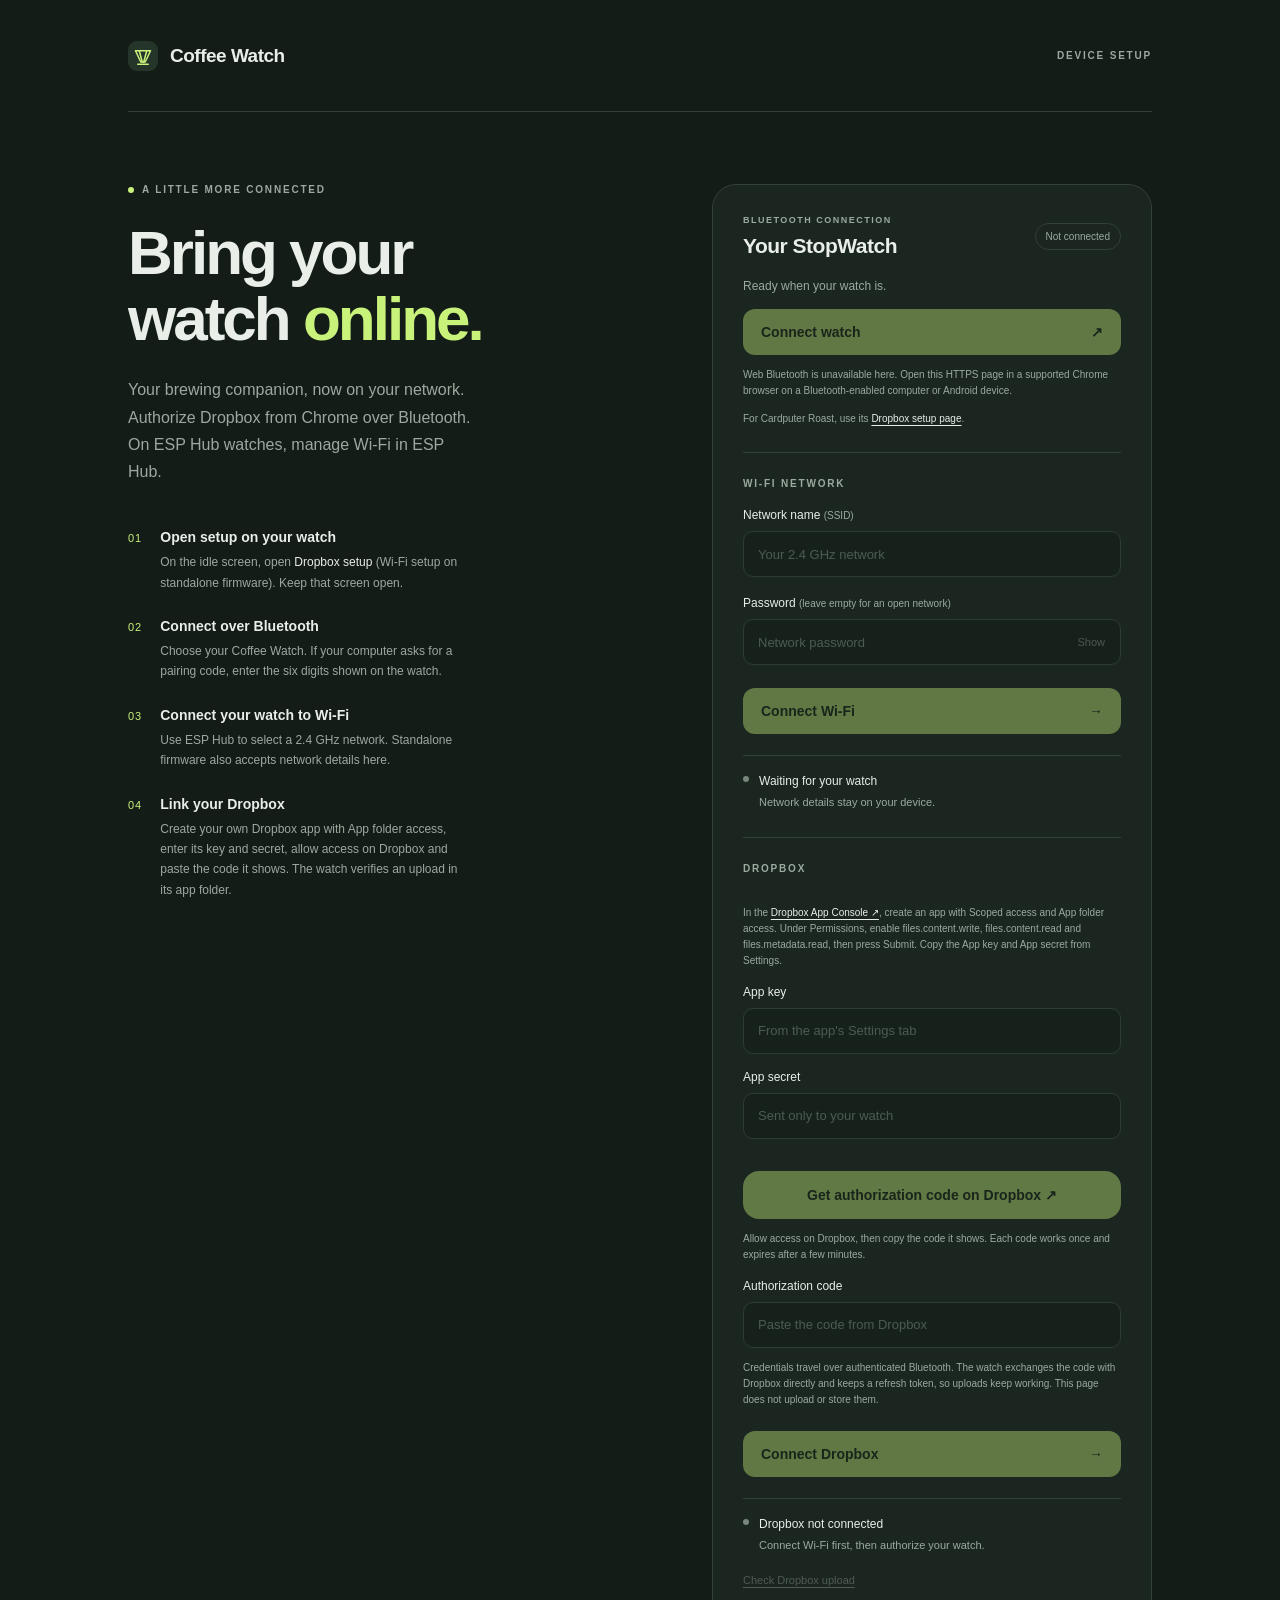
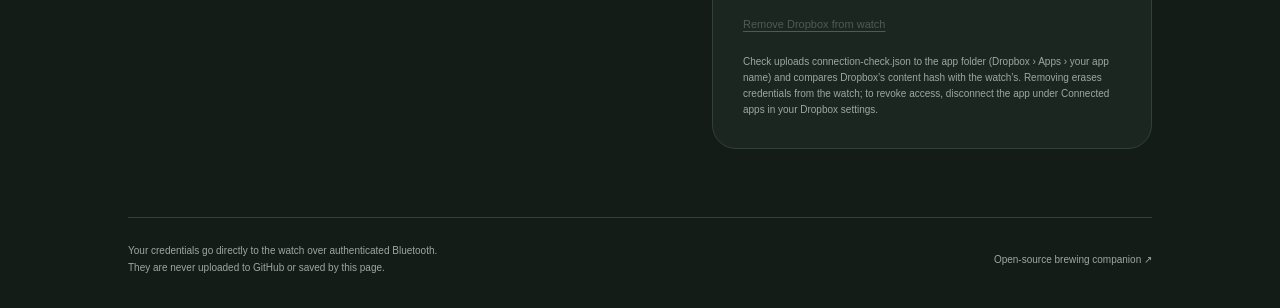
<file: web/index.html>
<!doctype html>
<html lang="en">
<head>
  <meta charset="utf-8">
  <meta name="viewport" content="width=device-width, initial-scale=1">
  <meta name="description" content="Configure Coffee Watch Wi-Fi and Dropbox using Chrome and Web Bluetooth.">
  <meta http-equiv="Content-Security-Policy" content="default-src 'self'; script-src 'self'; style-src 'self'; connect-src 'none'; img-src 'self' data:; object-src 'none'; base-uri 'none'; form-action 'none'">
  <meta name="theme-color" content="#141c18">
  <title>Device setup · Coffee Watch</title>
  <link rel="icon" href="./favicon.svg" type="image/svg+xml">
  <link rel="stylesheet" href="./style.css">
  <script type="module" src="./app.mjs"></script>
</head>
<body>
  <div class="shell">
    <header class="topbar"><a class="brand" href="./" aria-label="Coffee Watch home"><img src="./favicon.svg" width="30" height="30" alt=""><span>Coffee Watch</span></a><span class="edition">DEVICE SETUP</span></header>
    <main>
      <section class="intro" aria-labelledby="title">
        <div class="eyebrow"><span class="dot"></span> A LITTLE MORE CONNECTED</div>
        <h1 id="title">Bring your<br>watch <em>online.</em></h1>
        <p class="lead">Your brewing companion, now on your network. Authorize Dropbox from Chrome over Bluetooth. On ESP Hub watches, manage Wi-Fi in ESP Hub.</p>
        <ol class="steps">
          <li><span class="step-no">01</span><div><h2>Open setup on your watch</h2><p>On the idle screen, open <strong>Dropbox setup</strong> (Wi-Fi setup on standalone firmware). Keep that screen open.</p></div></li>
          <li><span class="step-no">02</span><div><h2>Connect over Bluetooth</h2><p>Choose your Coffee Watch. If your computer asks for a pairing code, enter the six digits shown on the watch.</p></div></li>
          <li><span class="step-no">03</span><div><h2>Connect your watch to Wi-Fi</h2><p>Use ESP Hub to select a 2.4 GHz network. Standalone firmware also accepts network details here.</p></div></li>
          <li><span class="step-no">04</span><div><h2>Link your Dropbox</h2><p>Create your own Dropbox app with App folder access, enter its key and secret, allow access on Dropbox and paste the code it shows. The watch verifies an upload in its app folder.</p></div></li>
        </ol>
      </section>
      <section class="setup-card" aria-labelledby="setup-title">
        <div class="card-head"><div><div class="eyebrow">BLUETOOTH CONNECTION</div><h2 id="setup-title">Your StopWatch</h2></div><span id="connection-badge" class="badge">Not connected</span></div>
        <p id="device-name" class="device-name">Ready when your watch is.</p>
        <button id="connect" class="primary" type="button">Connect watch <span aria-hidden="true">↗</span></button>
        <p id="error" class="error" role="alert" hidden></p>
        <p id="compatibility" class="hint">Use Chrome on a Bluetooth-enabled computer or Android device.</p>
        <p class="hint">For Cardputer Roast, use its <a class="inline-link" href="https://e7h4n.github.io/cardputer-roast/">Dropbox setup page</a>.</p>
        <div class="separator"></div>
        <form id="network-form" autocomplete="off">
          <fieldset id="network-fields" disabled>
            <legend>WI-FI NETWORK</legend>
            <label for="ssid">Network name <span>(SSID)</span></label>
            <input id="ssid" type="text" autocomplete="off" autocapitalize="none" spellcheck="false" placeholder="Your 2.4 GHz network" required>
            <label for="password">Password <span>(leave empty for an open network)</span></label>
            <div class="password-wrap"><input id="password" type="password" autocomplete="off" autocapitalize="none" spellcheck="false" placeholder="Network password"><button id="show-password" class="show" type="button" aria-label="Show password" aria-pressed="false">Show</button></div>
            <button id="join" class="primary join" type="submit">Connect Wi-Fi <span aria-hidden="true">→</span></button>
          </fieldset>
        </form>
        <div id="network-status" class="network-status" role="status" aria-live="polite"><span class="status-dot"></span><div><strong id="status-title">Waiting for your watch</strong><p id="status-detail">Network details stay on your device.</p></div></div>
        <button id="forget" class="text-button" type="button" hidden>Forget saved network</button>
        <div class="separator"></div>
        <form id="dropbox-form" autocomplete="off">
          <fieldset id="dropbox-fields" disabled>
            <legend>DROPBOX</legend>
            <p class="hint">In the <a class="inline-link" href="https://www.dropbox.com/developers/apps" target="_blank" rel="noopener noreferrer" referrerpolicy="no-referrer">Dropbox App Console ↗</a>, create an app with Scoped access and App folder access. Under Permissions, enable files.content.write, files.content.read and files.metadata.read, then press Submit. Copy the App key and App secret from Settings.</p>
            <label for="app-key">App key</label>
            <input id="app-key" type="text" autocomplete="off" autocapitalize="none" spellcheck="false" maxlength="32" placeholder="From the app's Settings tab" required>
            <label for="app-secret">App secret</label>
            <input id="app-secret" type="password" autocomplete="off" autocapitalize="none" spellcheck="false" maxlength="32" placeholder="Sent only to your watch" required>
            <a id="dropbox-authorize" class="primary authorization-link" target="_blank" rel="noopener noreferrer" referrerpolicy="no-referrer">Get authorization code on Dropbox ↗</a>
            <p class="hint">Allow access on Dropbox, then copy the code it shows. Each code works once and expires after a few minutes.</p>
            <label for="auth-code">Authorization code</label>
            <input id="auth-code" type="password" autocomplete="off" autocapitalize="none" spellcheck="false" maxlength="128" placeholder="Paste the code from Dropbox" required>
            <p class="hint">Credentials travel over authenticated Bluetooth. The watch exchanges the code with Dropbox directly and keeps a refresh token, so uploads keep working. This page does not upload or store them.</p>
            <button class="primary join" type="submit">Connect Dropbox <span aria-hidden="true">→</span></button>
          </fieldset>
        </form>
        <p id="dropbox-error" class="error" role="alert" hidden></p>
        <div id="dropbox-result" class="network-status" role="status" aria-live="polite"><span class="status-dot"></span><div><strong id="dropbox-title">Dropbox not connected</strong><p id="dropbox-detail">Connect Wi-Fi first, then authorize your watch.</p></div></div>
        <button id="dropbox-verify" class="text-button" type="button" disabled>Check Dropbox upload</button>
        <button id="dropbox-forget" class="text-button" type="button" disabled>Remove Dropbox from watch</button>
        <p class="hint">Check uploads connection-check.json to the app folder (Dropbox › Apps › your app name) and compares Dropbox’s content hash with the watch’s. Removing erases credentials from the watch; to revoke access, disconnect the app under Connected apps in your Dropbox settings.</p>
      </section>
    </main>
    <footer><p>Your credentials go directly to the watch over authenticated Bluetooth.<br>They are never uploaded to GitHub or saved by this page.</p><a href="https://github.com/e7h4n/coffee-watch">Open-source brewing companion <span aria-hidden="true">↗</span></a></footer>
  </div>
</body>
</html>
</file>
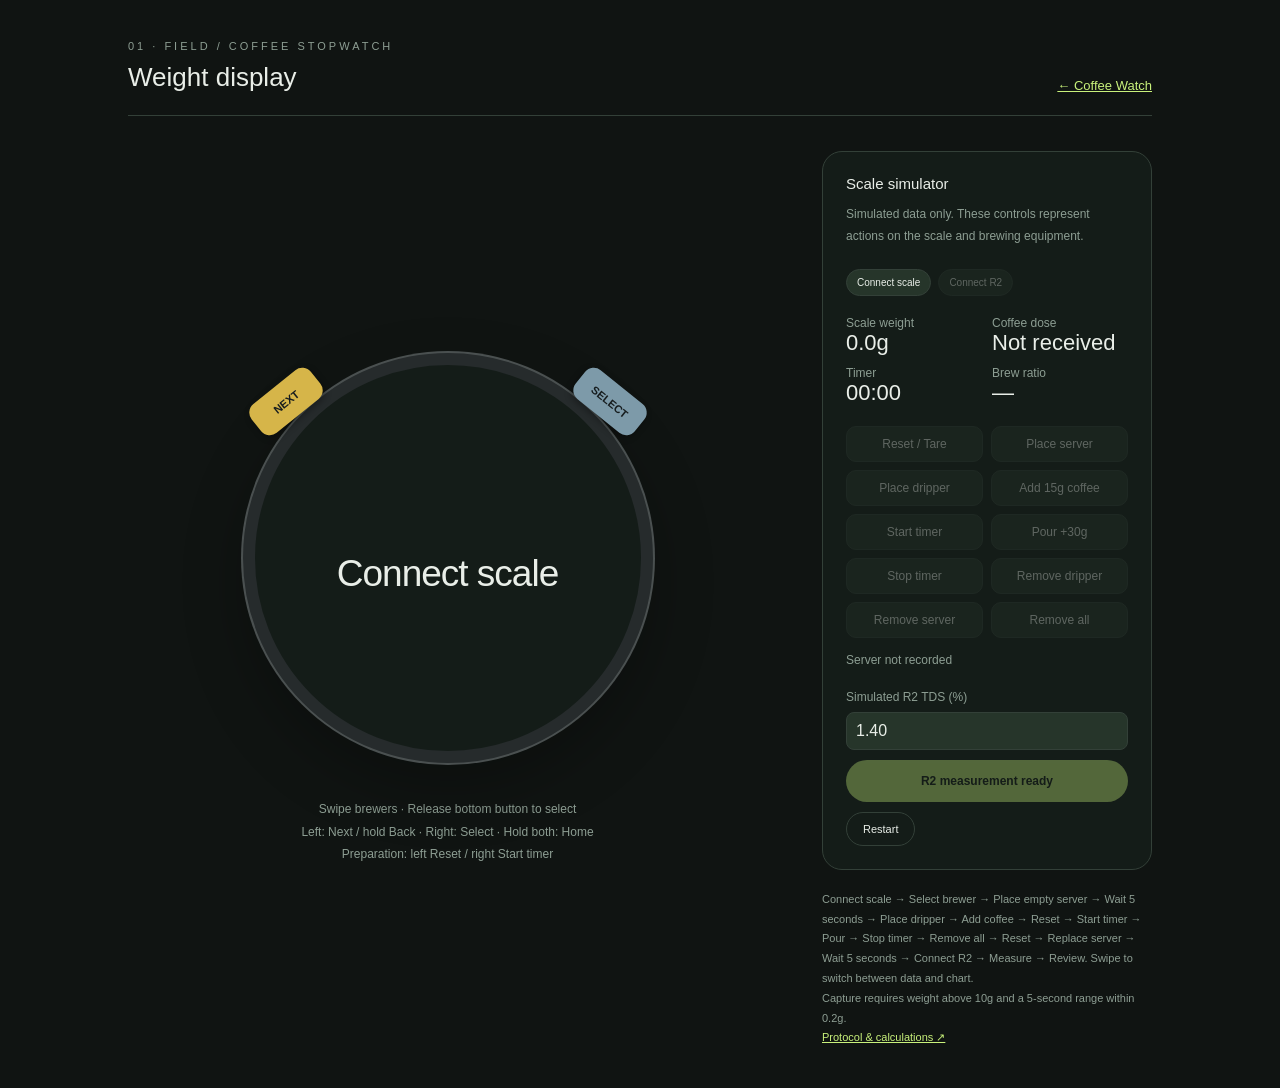
<file: spec/prototype.html>
<!doctype html><html lang="en"><meta charset="utf-8"><meta name="viewport" content="width=device-width,initial-scale=1"><title>Weight display · Coffee Stopwatch</title><style>*{box-sizing:border-box}body{margin:0;background:var(--page);color:var(--ink);font-family:-apple-system,BlinkMacSystemFont,"PingFang SC",sans-serif}body.a{--page:#101412;--ink:#e9eee8;--face:#141c18;--muted:#8d9e93;--accent:#c9f27b;--line:#334038;--button:#26352a}body.b{--page:#e9e4d9;--ink:#302e28;--face:#faf6eb;--muted:#8d877b;--accent:#c75b35;--line:#ded7c8;--button:#eee6d7}body.c{--page:#151312;--ink:#f2e8db;--face:#090b0c;--muted:#9c9388;--accent:#e7a66d;--line:#34312c;--button:#292724}button,input,select{font:inherit}button{cursor:pointer;color:inherit}button:focus-visible,a:focus-visible{outline:3px solid var(--accent);outline-offset:4px}.layout{max-width:1080px;margin:auto;padding:40px 28px;display:grid;grid-template-columns:1fr 330px;gap:70px;align-items:center;min-height:100vh}.intro{grid-column:1/-1;display:flex;align-items:end;justify-content:space-between;border-bottom:1px solid var(--line);padding-bottom:22px}.eyebrow{font-size:11px;letter-spacing:3px;color:var(--muted);text-transform:uppercase}h1{font-size:26px;font-weight:500;margin:10px 0 0}a{color:var(--accent)}.intro a{font-size:13px}.hardware{position:relative;width:410px;height:410px;margin:20px auto 35px}.screen{position:absolute;inset:0;border-radius:50%;overflow:hidden;background:var(--face);border:12px solid #262b2c;box-shadow:0 0 0 2px #4a5050,0 25px 60px #0004}.physical{position:absolute;top:30px;width:76px;height:37px;border:0;border-radius:11px;background:#d6b549;z-index:0;transform:rotate(-39deg);left:5px;box-shadow:0 3px 7px #0005}.physical.right{left:auto;right:5px;transform:rotate(39deg);background:#7d9aa9}.physical span{display:block;font-size:11px;color:#161c1e;font-weight:800}.inner{position:relative;height:100%;padding:38px 34px 33px;display:flex;flex-direction:column;text-align:center}.status{font-size:10px;letter-spacing:1px;color:var(--muted);display:flex;justify-content:center;gap:10px;height:18px;flex:none}.dot{color:var(--accent)}.title{font-size:13px;margin-top:10px;letter-spacing:1px;color:var(--muted)}.content{flex:1;display:flex;flex-direction:column;justify-content:center;min-height:0}.big{font-size:65px;line-height:1.05;font-weight:500;letter-spacing:-3px;font-variant-numeric:tabular-nums}.big small{font-size:18px;letter-spacing:0;margin-left:5px;color:var(--muted)}.sub{font-size:12px;color:var(--muted);line-height:1.7;margin-top:8px}.primary{border:none;border-radius:30px;padding:12px 22px;background:var(--accent);color:var(--face);font-size:14px;font-weight:650;min-height:42px}.actions{display:flex;gap:8px;justify-content:center;margin-top:10px}.secondary{border:1px solid var(--line);background:transparent;border-radius:30px;padding:10px 16px;font-size:12px}.tool-list{display:grid;grid-template-columns:1fr 1fr;gap:7px;margin:12px 0}.tool{background:var(--button);border:1px solid transparent;border-radius:14px;padding:10px 3px;font-size:12px}.tool.selected{border-color:var(--accent);color:var(--accent)}.tool svg{width:40px;height:33px;display:block;margin:0 auto 6px;stroke:currentColor;fill:none;stroke-width:1.6}.adjust{display:flex;align-items:center;justify-content:center;gap:15px;margin:10px 0}.round{border:1px solid var(--line);border-radius:50%;background:transparent;width:38px;height:38px;font-size:22px}.chips{display:flex;justify-content:center;gap:7px}.chip{padding:7px 12px;border:1px solid var(--line);background:transparent;border-radius:20px;font-size:11px}.chip.active{background:var(--accent);color:var(--face);border-color:var(--accent)}.metrics{display:flex;justify-content:center;gap:26px;margin:14px 0 0}.metric{font-size:22px;font-variant-numeric:tabular-nums}.metric label{display:block;font-size:10px;color:var(--muted);margin-bottom:4px;letter-spacing:1px}.track{height:4px;background:var(--line);border-radius:9px;margin:18px 0 3px;overflow:hidden}.track i{display:block;height:100%;background:var(--accent);transition:width .3s}.note{font-size:10px;color:var(--muted);line-height:1.5;margin-top:7px}.ring{position:absolute;inset:9px;border:2px solid var(--line);border-radius:50%;pointer-events:none}.c .ring{background:conic-gradient(from 230deg,var(--accent) var(--progress,0%),transparent 0);mask:radial-gradient(transparent 68%,#000 69%)}.c .inner{padding:42px 36px 35px}.c .big{font-size:73px;font-weight:300}.c .tool-list{grid-template-columns:1fr;gap:3px;margin:6px 0}.c .tool{padding:7px 12px;display:flex;align-items:center;justify-content:center;gap:12px;background:transparent;border-radius:20px}.c .tool svg{display:none}.b .big{font-family:Georgia,serif;font-weight:400}.b .primary{border-radius:10px}.b .title{color:var(--accent)}.b .tool{background:transparent;border-color:var(--line)}.b .tool.selected{background:#f4e6d8;border-color:var(--accent)}.stepdots{display:flex;gap:5px;justify-content:center;margin-top:10px}.stepdots i{width:4px;height:4px;border-radius:50%;background:var(--line)}.stepdots i.on{background:var(--accent);width:14px;border-radius:3px}.hint{text-align:center;font-size:12px;color:var(--muted);line-height:1.9}.panel{border:1px solid var(--line);padding:23px;border-radius:20px;background:var(--face)}.panel h2{font-size:15px;font-weight:500;margin:0 0 8px}.panel p{font-size:12px;color:var(--muted);line-height:1.8}.panel label{display:block;font-size:12px;color:var(--muted);margin:18px 0 8px}.panel input[type=range]{width:100%;accent-color:var(--accent)}.panel input[type=number],.panel select{background:var(--button);color:var(--ink);border:1px solid var(--line);padding:9px;border-radius:8px;width:100%}.panel button{margin-top:10px}.panel .primary{width:100%;font-size:12px}.panel .secondary{font-size:11px}.connection{display:flex;gap:7px;flex-wrap:wrap}.connection button{background:var(--button);border:1px solid var(--line);border-radius:20px;padding:7px 10px;font-size:10px}.outside{font-size:11px;color:var(--muted);line-height:1.8;margin-top:20px}.resultgrid{display:grid;grid-template-columns:1fr 1fr;gap:8px;margin-top:12px}.resultgrid div{border-top:1px solid var(--line);padding:8px;font-size:18px}.resultgrid label{font-size:10px;display:block;color:var(--muted);margin-bottom:4px}.banner{font-size:10px;color:var(--accent);height:15px;margin-top:4px}.saved{font-size:12px;color:var(--accent);margin-top:7px}@media(max-width:800px){.layout{display:block;padding:25px 16px}.intro{margin-bottom:26px}.panel{max-width:410px;margin:25px auto}.hardware{width:min(410px,94vw);height:min(410px,94vw)}.inner{padding:34px 27px 29px}.big{font-size:57px}.intro h1{font-size:21px}.c .inner{padding:37px 30px 29px}.hint{font-size:11px}}@media(max-width:390px){.inner{padding:27px 23px 25px}.tool{padding:7px 2px}.tool svg{height:25px}.title{margin-top:5px}.c .big{font-size:60px}.metrics{margin-top:8px}.primary{padding:10px 18px}.sub{font-size:11px}}
.layout{align-content:start;row-gap:35px}.banner:empty{height:0;margin:0}.intro{align-self:start}

#view{pointer-events:none;user-select:none}.simple{height:100%;padding:65px 38px 40px;display:flex;flex-direction:column;align-items:center;text-align:center;justify-content:center}.cap{font-size:14px;letter-spacing:2px;color:var(--muted)}.readout{font-size:76px;letter-spacing:-3px;line-height:1.2;margin:18px 0 10px;font-variant-numeric:tabular-nums;white-space:nowrap}.readout small{font-size:21px;letter-spacing:0;margin-left:5px;color:var(--muted)}.toolname{font-size:37px;letter-spacing:-1px}.detail{font-size:15px;color:var(--muted);min-height:23px}.chosen{border-top:1px solid var(--line);margin-top:24px;padding-top:15px;font-size:19px;width:100%;color:var(--accent)}.chosen span{font-size:9px;letter-spacing:2px;display:block;margin-bottom:5px;color:var(--muted)}.keylegend{font-size:9px;margin-top:13px;color:var(--muted)}#toast{font-size:11px;margin-top:5px;color:var(--accent);height:14px}.physical{z-index:2;touch-action:none;user-select:none}.physical.holding{filter:brightness(1.4)}.b .readout{font-family:Georgia,serif}.c .readout{font-weight:250}.c .simple{padding:65px 38px 40px}@media(max-width:450px){.simple,.c .simple{padding:48px 30px 25px}.readout{font-size:65px;margin:14px 0 8px}.toolname{font-size:31px}.detail{font-size:13px}.chosen{margin-top:19px;padding-top:12px;font-size:17px}.cap{font-size:12px}.keylegend{font-size:8px}}
.device-state{width:100%;font-size:16px;margin-top:7px;text-align:left;line-height:2.3}.device-state div{display:flex;align-items:center;gap:8px}.device-state span{color:#797b72}.device-state span.online{color:var(--accent)}.device-state b{font-weight:400;font-size:13px;margin-left:auto;color:var(--muted)}:disabled{opacity:.35;cursor:not-allowed}

.chartwrap{height:100%;padding:48px 37px 35px;display:flex;flex-direction:column;align-items:center;justify-content:center}.charttitle{font-size:17px;margin-bottom:5px}.goldchart{width:100%;max-height:194px;overflow:visible}.goldchart text{fill:var(--muted);font-size:10px}.gridline{stroke:var(--line);stroke-width:.7}.goldzone{fill:var(--accent);opacity:.18}.goldchart .goldtext{fill:var(--accent);font-size:11px}.chartpoint{fill:var(--accent);stroke:var(--face);stroke-width:1.5}.pointglow{fill:var(--accent);opacity:.18}.chartvalues{font-size:23px;margin-top:7px;font-variant-numeric:tabular-nums}.chartvalues span{color:var(--muted);margin:0 8px}.chartnote{font-size:10px;color:var(--muted);margin-top:3px}.chartwrap .chosen{margin-top:12px;padding-top:10px;text-align:center;font-size:17px}@media(max-width:450px){.chartwrap{padding:42px 33px 30px}.goldchart{max-height:170px}.chartvalues{font-size:21px}.charttitle{font-size:15px}}
.brewer-grid{position:absolute;inset:64px;display:grid;grid-template-columns:1fr 1fr;gap:14px;align-content:center;justify-content:center}.brewer-icon{display:flex;align-items:center;justify-content:center;aspect-ratio:1;color:var(--muted)}.brewer-icon svg{width:90%;height:90%;stroke:currentColor;stroke-width:2.4;stroke-linejoin:round;stroke-linecap:round;fill:none}.brewer-icon.selected{color:var(--accent)}.brewer-icon.selected .vessel{fill:var(--accent);fill-opacity:1}.brewer-icon.selected svg path:not(.vessel){stroke:var(--accent)}@media(max-width:450px){.brewer-grid{inset:55px;gap:10px}}
.brewer-icon svg{stroke:none;fill:currentColor;width:92%;height:92%}.brewer-icon:not(.selected) svg *{fill:none;stroke:currentColor;stroke-width:3.5;stroke-linejoin:round;stroke-linecap:round}.brewer-icon.selected svg{fill:currentColor}.brewer-icon.selected svg path{stroke:inherit}.brewer-icon.selected svg path[stroke]{stroke:currentColor}.brewer-icon.selected svg path[fill="none"]{fill:none}.brewer-grid{inset:66px;gap:24px}

.brewer-carousel{position:absolute;inset:0;overflow:hidden;border-radius:50%}.brewer-slide{position:absolute;left:50%;top:50%;width:41%;height:44%;color:var(--accent);will-change:transform,opacity}.brewer-slide svg{width:100%;height:100%;fill:currentColor;stroke:none}.brewer-slide svg path[fill="none"]{fill:none}.brewer-slide svg path[stroke]{stroke:currentColor}.brewer-slide:not(.selected){color:var(--muted)}@media(prefers-reduced-motion:reduce){.brewer-slide{will-change:auto}}

.readout.dose-readout{font-size:112px;line-height:1.1;letter-spacing:-5px}.readout.dose-readout small{font-size:24px;letter-spacing:0}@media(max-width:450px){.readout.dose-readout{font-size:96px}}

.lab-readings{display:grid;grid-template-columns:1fr 1fr;gap:10px;margin:20px 0;color:var(--muted);font-size:12px}.lab-readings strong{display:block;font-size:22px;color:var(--ink);font-weight:450}.sim-actions{display:grid;grid-template-columns:1fr 1fr;gap:8px}.sim-actions button{border:1px solid var(--line);background:var(--button);border-radius:10px;padding:10px 5px;font-size:12px;margin:0}.layout{column-gap:55px}#cupStatus{min-height:20px}

.overview{height:100%;padding:48px 58px 40px;display:flex;flex-direction:column;justify-content:center}.overview-title{font-size:17px;text-align:center;margin-bottom:18px}.overview-grid{display:grid;grid-template-columns:1fr 1fr;column-gap:27px;row-gap:13px}.overview-grid label{display:block;font-size:11px;color:var(--muted);margin-bottom:3px;white-space:nowrap}.overview-grid b{font-size:24px;font-weight:450;font-variant-numeric:tabular-nums;white-space:nowrap}.overview-ey{grid-column:1/-1;text-align:center}.overview-ey b{color:var(--accent)}@media(max-width:450px){.overview{padding:40px 49px 33px}.overview-title{font-size:15px;margin-bottom:13px}.overview-grid{row-gap:10px;column-gap:22px}.overview-grid b{font-size:21px}.overview-grid label{font-size:10px}}

.stability-ring{position:absolute;inset:7%;width:86%;height:86%;pointer-events:none;transform:rotate(-90deg)}.stability-ring circle{fill:none;stroke-width:4}.stability-track{stroke:var(--line)}.stability-progress{stroke:var(--accent);stroke-linecap:round}.simple{position:relative}.readout{max-width:100%}.readout:has(small:empty){font-size:42px;letter-spacing:-1px}.readout:has(small:empty).toolname{font-size:31px}@media(max-width:450px){.readout:has(small:empty){font-size:34px}}

.r2-summary{height:100%;display:flex;flex-direction:column;justify-content:center;padding:67px 53px 55px}.r2-metrics{display:grid;grid-template-columns:1fr 1fr;gap:24px 22px}.r2-metrics label{display:block;color:var(--muted);font-size:11px;margin-bottom:5px;white-space:nowrap}.r2-metrics b{font-size:31px;font-weight:450;white-space:nowrap;font-variant-numeric:tabular-nums;letter-spacing:-1px}.r2-metrics small{font-size:14px;margin-left:3px;color:var(--muted);letter-spacing:0}.r2-connect{text-align:center;color:var(--accent);font-size:20px;margin-top:27px;padding-top:18px;border-top:1px solid var(--line)}@media(max-width:450px){.r2-summary{padding:56px 43px 46px}.r2-metrics{gap:20px 18px}.r2-metrics b{font-size:27px}.r2-metrics label{font-size:10px}.r2-connect{font-size:18px;margin-top:22px;padding-top:15px}}

#view{pointer-events:auto;touch-action:none;user-select:none}.brewer-name{position:absolute;top:76%;width:100%;text-align:center;font-size:19px;color:var(--ink);pointer-events:none}.brewer-slide{top:45%}.split-controls{position:absolute;inset:0;display:flex}.split-controls button{width:50%;border:0;background:transparent;color:var(--accent);font-size:30px;line-height:1.4;padding:0}.split-controls button+button{border-left:1px solid var(--line)}.split-controls button:hover{background:color-mix(in srgb,var(--accent) 7%,transparent)}.weighing{padding-bottom:36px}.weighing .readout{font-size:73px}.screen-reset{border:1px solid var(--line);background:transparent;border-radius:25px;padding:9px 25px;font-size:18px;color:var(--accent);margin-top:12px}.pour-screen{height:100%;padding:75px 48px 40px;text-align:center;display:flex;flex-direction:column;align-items:center}.water-line label{display:block;font-size:16px;color:var(--muted);margin-bottom:4px}.water-line b{font-size:74px;font-weight:450;letter-spacing:-3px;line-height:1.1}.water-line small{font-size:21px;color:var(--muted);letter-spacing:0;margin-left:6px}.ratio-line{font-size:28px;margin-top:15px}.screen-stop{margin-top:auto;border:1px solid var(--line);border-radius:30px;padding:10px 34px;font-size:20px;color:var(--accent);background:transparent}.r2-disconnected{text-align:center;color:var(--muted);font-size:11px;margin-top:7px;opacity:.7}.r2-connect{margin-top:19px}.report-data{height:100%;padding:42px 41px 37px;display:flex;flex-direction:column;justify-content:center;text-align:center;gap:18px}.report-time{font-size:32px;font-variant-numeric:tabular-nums}.report-three{display:grid;grid-template-columns:repeat(3,1fr);gap:8px}.report-two,.report-highlights{display:grid;grid-template-columns:1fr 1fr;gap:16px}.report-data label,.report-highlights label{display:block;font-size:10px;color:var(--muted);margin-bottom:5px}.report-data b{font-size:25px;font-weight:450;white-space:nowrap;font-variant-numeric:tabular-nums}.report-data small,.report-highlights small{font-size:11px;color:var(--muted);margin-left:2px}.report-highlights{padding-top:13px;border-top:1px solid var(--line);text-align:center}.report-highlights b{font-size:35px;font-weight:450;letter-spacing:-1px;color:var(--accent)}.report-chart{height:100%;padding:34px 31px 39px;display:flex;flex-direction:column;justify-content:center}.report-chart .goldchart{width:100%;height:auto;max-height:none;flex:1;min-height:0}.report-chart .goldzone{fill:none;opacity:.8;stroke:var(--accent);stroke-width:1.2;stroke-dasharray:5 4}.report-chart .goldchart text{font-size:10px}.report-chart .report-highlights{margin:0 18px;padding-top:9px}.report-chart .report-highlights b{font-size:28px}.report-chart .gridline{opacity:.5}@media(max-width:450px){.brewer-name{font-size:17px}.split-controls button{font-size:25px}.weighing .readout{font-size:62px}.pour-screen{padding:61px 38px 34px}.water-line b{font-size:64px}.ratio-line{font-size:24px}.report-data{padding:36px 34px 32px;gap:14px}.report-data b{font-size:22px}.report-time{font-size:28px}.report-highlights b{font-size:30px}.report-data label{font-size:9px}.report-chart{padding:28px 27px 34px}}

.pour-screen{position:relative;padding-bottom:105px}.screen-stop{position:absolute;left:0;right:0;bottom:0;width:100%;height:24%;margin:0;padding:0 0 12px;border:0;border-top:1px solid var(--line);border-radius:0;background:var(--button);color:var(--accent);font-size:25px;font-weight:500}.screen-stop:hover{background:color-mix(in srgb,var(--accent) 13%,var(--face))}.screen-stop:active{background:color-mix(in srgb,var(--accent) 23%,var(--face))}@media(max-width:450px){.pour-screen{padding-bottom:90px}.screen-stop{font-size:23px}}

/* Shared bottom action for single-action screens. */
.screen-stop,.screen-reset{position:absolute;left:0;right:0;bottom:0;width:100%;height:24%;margin:0;padding:0 0 12px;border:0;border-top:1px solid var(--line);border-radius:0;background:var(--button);color:var(--accent);font-size:25px;font-weight:500}.screen-stop:hover,.screen-reset:hover{background:color-mix(in srgb,var(--accent) 13%,var(--face))}.screen-stop:active,.screen-reset:active{background:color-mix(in srgb,var(--accent) 23%,var(--face))}.weighing:has(.screen-reset){padding-bottom:105px;padding-top:45px}.weighing .screen-reset{height:24%}@media(max-width:450px){.screen-stop,.screen-reset{font-size:23px}.weighing:has(.screen-reset){padding-bottom:90px;padding-top:35px}}

.r2-summary{padding:50px 40px 37px;justify-content:center}.r2-metrics{gap:28px 20px}.r2-metrics label{font-size:12px;margin-bottom:7px}.r2-metrics b{font-size:39px;letter-spacing:-1.5px}.r2-metrics small{font-size:16px}.r2-connect{font-size:24px;margin-top:24px;padding-top:19px}.r2-disconnected{height:16px;min-height:16px;line-height:16px;margin-top:8px;flex-shrink:0}@media(max-width:450px){.r2-summary{padding:44px 34px 32px}.r2-metrics{gap:23px 16px}.r2-metrics label{font-size:11px}.r2-metrics b{font-size:34px}.r2-connect{font-size:22px;margin-top:20px;padding-top:16px}}

.report-data{padding:47px 45px 39px;gap:0;justify-content:center}.report-time{font-size:29px;line-height:1.1;margin-bottom:21px;color:var(--muted);letter-spacing:1px}.report-details{display:flex;flex-direction:column;gap:16px;margin-bottom:19px}.report-three{gap:0}.report-three>div,.report-two>div{min-width:0;text-align:center}.report-two{gap:0;display:grid;grid-template-columns:1fr 1fr;padding:0 24px}.report-data label{font-size:10px;line-height:1.2;margin-bottom:5px}.report-data b{font-size:26px;line-height:1.15;font-weight:450;letter-spacing:-.7px}.report-data small{font-size:10px;letter-spacing:0;margin-left:2px}.report-data .report-highlights{gap:0;padding-top:15px;margin:0 -3px}.report-data .report-highlights label{font-size:11px;margin-bottom:6px}.report-data .report-highlights b{font-size:36px;line-height:1.1;letter-spacing:-1px}.report-data .report-highlights small{font-size:11px}.report-chart .goldchart{margin-top:-5px}@media(max-width:450px){.report-data{padding:40px 37px 34px}.report-time{font-size:26px;margin-bottom:18px}.report-details{gap:14px;margin-bottom:16px}.report-two{padding:0 17px}.report-data b{font-size:23px}.report-data .report-highlights b{font-size:31px}.report-data .report-highlights{padding-top:13px}}

.screen-reset:hover,.screen-stop:hover,.screen-reset:active,.screen-stop:active{background:var(--button)}#view.bottom-pressed .screen-reset,#view.bottom-pressed .screen-stop{background:color-mix(in srgb,var(--accent) 25%,var(--face));color:var(--accent);border-top-color:var(--accent)}

.screen-brewer{position:absolute;left:0;right:0;bottom:0;width:100%;height:24%;margin:0;padding:0 0 12px;border:0;border-top:1px solid var(--line);border-radius:0;background:var(--button);color:var(--accent);font-size:25px;font-weight:500}.screen-brewer:hover,.screen-brewer:active{background:var(--button)}#view.bottom-pressed .screen-brewer{background:color-mix(in srgb,var(--accent) 25%,var(--face));border-top-color:var(--accent)}@media(max-width:450px){.screen-brewer{font-size:23px}}

.split-controls button:hover,.split-controls button:active{background:transparent}#view.split-reset-pressed .split-reset,#view.split-start-pressed .split-start{background:color-mix(in srgb,var(--accent) 25%,var(--face));color:var(--accent)}

.r2-metrics>div{text-align:center}.r2-metrics label,.r2-metrics b{text-align:center}

.split-reset{display:flex;flex-direction:column;align-items:center;justify-content:center;gap:5px}.split-weight{font-size:29px;font-variant-numeric:tabular-nums;letter-spacing:-1px}.split-weight small{font-size:13px;color:var(--muted);letter-spacing:0;margin-left:3px}@media(max-width:450px){.split-weight{font-size:25px}}

#view,#view *{-webkit-user-select:none;user-select:none;-webkit-touch-callout:none}.brewer-slide svg{pointer-events:none}#view:not(.bottom-pressed) .screen-brewer,#view:not(.bottom-pressed) .screen-reset,#view:not(.bottom-pressed) .screen-stop{background:var(--button);border-top-color:var(--line)}
</style><body class="a"><main class="layout"><header class="intro"><div><div class="eyebrow">01 · FIELD / COFFEE STOPWATCH</div><h1>Weight display</h1></div><a href="../README.md">← Coffee Watch</a></header><section><div class="hardware"><button class="physical" id="rightKey" onpointerdown="this.setPointerCapture(event.pointerId);keyDown('next',event)" onpointerup="keyUp('next',event)" onpointercancel="cancel()" aria-label="Left button: Next; hold for Back"><span>NEXT</span></button><button class="physical right" id="selectKey" onpointerdown="this.setPointerCapture(event.pointerId);keyDown('select',event)" onpointerup="keyUp('select',event)" onpointercancel="cancel()" aria-label="Right button: Select"><span>SELECT</span></button><div class="screen" id="view"></div></div><div class="hint">Swipe brewers · Release bottom button to select<br>Left: Next / hold Back · Right: Select · Hold both: Home<br>Preparation: left Reset / right Start timer</div></section><aside><div class="panel"><h2>Scale simulator</h2><p>Simulated data only. These controls represent actions on the scale and brewing equipment.</p><div class="connection"><button id="scaleButton" onclick="set('scale',!s.scale)"></button><button id="r2Button" onclick="set('r2',!s.r2)"></button></div><div class="lab-readings"><div>Scale weight <strong id="labWeight"></strong></div><div>Coffee dose <strong id="labDose"></strong></div><div>Timer <strong id="labTime"></strong></div><div>Brew ratio <strong id="labRatio"></strong></div></div><div class="sim-actions"><button data-sim onclick="scaleReset()">Reset / Tare</button><button data-sim onclick="placeCup()">Place server</button><button data-sim onclick="placeFilter()">Place dripper</button><button data-sim onclick="addPowder()">Add 15g coffee</button><button data-sim id="startTimer" onclick="scaleTimer('start')">Start timer</button><button data-sim id="pourWater" onclick="addWater()">Pour +30g</button><button data-sim id="stopTimer" onclick="scaleTimer('stop')">Stop timer</button><button data-sim onclick="removeFilter()">Remove dripper</button><button data-sim onclick="removeCup()">Remove server</button><button data-sim onclick="removeAll()">Remove all</button></div><p id="cupStatus" role="status"></p><label for="tds">Simulated R2 TDS (%)</label><input id="tds" type="number" value="1.40" min="0.01" max="10" step="0.01" onchange="set('tds',Math.max(.01,Math.min(10,+this.value)));s.measured=false;render()"><button id="measureR2" data-sim class="primary" onclick="measure()">R2 measurement ready</button><button class="secondary" onclick="reset()">Restart</button></div><div class="outside">Connect scale → Select brewer → Place empty server → Wait 5 seconds → Place dripper → Add coffee → Reset → Start timer → Pour → Stop timer → Remove all → Reset → Replace server → Wait 5 seconds → Connect R2 → Measure → Review. Swipe to switch between data and chart.<br>Capture requires weight above 10g and a 5-second range within 0.2g.<br><a href="bluetooth.md">Protocol & calculations ↗</a></div></aside></main><script>const brewerSVG=["<svg xmlns=\"http://www.w3.org/2000/svg\" viewBox=\"-21 0 256 180\" fill=\"currentColor\" role=\"img\" aria-label=\"V60\"><g stroke=\"currentColor\" stroke-width=\"5\" stroke-linejoin=\"round\"><path d=\"M28 23h19l22 115Z\"/><path d=\"M63 23h16l10 115Z\"/><path d=\"M95 23h23l-9 115h-3Z\"/><path d=\"M134 23h15l-28 115h-3Z\"/><path d=\"M166 23h19l-40 115Z\"/></g><rect x=\"20\" y=\"151\" width=\"174\" height=\"7\" rx=\"3.5\"/></svg>", "<svg xmlns=\"http://www.w3.org/2000/svg\" viewBox=\"-14 0 256 190\" fill=\"currentColor\" role=\"img\" aria-label=\"Switch\"><g stroke=\"currentColor\" stroke-width=\"5\" stroke-linejoin=\"round\"><path d=\"M38 22h19l19 79Z\"/><path d=\"M72 22h16l7 79Z\"/><path d=\"M103 22h22l-5 79h-5Z\"/><path d=\"M140 22h16l-22 79h-4Z\"/><path d=\"M171 22h19l-41 79Z\"/></g><path d=\"M82 112h64l-3 20q-1 9 9 15H74q10-6 9-15Z\"/><rect x=\"66\" y=\"154\" width=\"96\" height=\"13\" rx=\"5\"/><rect x=\"164\" y=\"143\" width=\"29\" height=\"9\" rx=\"3\" transform=\"rotate(-23 164 147.5)\"/></svg>", "<svg xmlns=\"http://www.w3.org/2000/svg\" viewBox=\"0 0 256 256\" fill=\"currentColor\" role=\"img\" aria-label=\"AeroPress\"><rect x=\"85\" y=\"13\" width=\"86\" height=\"11\" rx=\"5.5\"/><path d=\"M102 21h52v59q0 6-6 6h-40q-6 0-6-6Z\"/><rect x=\"102\" y=\"98\" width=\"52\" height=\"69\" rx=\"6\"/><rect x=\"84\" y=\"98\" width=\"7\" height=\"69\" rx=\"3.5\"/><rect x=\"165\" y=\"98\" width=\"7\" height=\"69\" rx=\"3.5\"/><rect x=\"88\" y=\"179\" width=\"80\" height=\"7\" rx=\"3.5\"/><rect x=\"84\" y=\"198\" width=\"88\" height=\"18\" rx=\"3\"/><rect x=\"58\" y=\"229\" width=\"140\" height=\"11\" rx=\"3\"/></svg>", "<svg xmlns=\"http://www.w3.org/2000/svg\" viewBox=\"0 0 256 230\" fill=\"currentColor\" role=\"img\" aria-label=\"Hoop\"><path fill-rule=\"evenodd\" d=\"M24 72a104 35 0 1 0 208 0 104 35 0 1 0-208 0Zm12 0a92 24 0 1 1 184 0 92 24 0 1 1-184 0Z\"/><path d=\"M29 88q22 24 59 28h80q37-4 59-28l-16 65q-3 22-83 24-80-2-83-24Z\"/><path fill-rule=\"evenodd\" d=\"M85 58q0-19 43-19t43 19v43q-19 7-43 7t-43-7Zm10-1q0 10 33 10t33-10q0-9-33-9t-33 9Z\"/><path d=\"M42 176q86 27 172 0v10q-3 20-86 22-83-2-86-22Z\"/></svg>"];let carouselBusy=false,carouselQueue=[],carouselSelect=false;
function slotStyle(slot){const w=document.getElementById('view').clientWidth;return {color:getComputedStyle(document.body).getPropertyValue(slot===0?'--accent':'--muted').trim(),transform:`translate(-50%, -50%) translate(${slot*w*.31}px, ${slot===0?0:18}px) scale(${slot===0?1.18:.34})`,opacity:Math.abs(slot)>1?'0':slot===0?'1':'.4'}}
function toolIcons(){return `<div class="brewer-carousel" role="img" aria-label="Selected brewer: ${tools[s.tool]}">${[-1,0,1,2].map(slot=>{const i=(s.tool+slot+4)%4,st=slotStyle(slot);return `<div class="brewer-slide ${slot===0?'selected':''}" data-slot="${slot}" style="transform:${st.transform};opacity:${st.opacity}">${brewerSVG[i]}</div>`}).join('')}</div><button class="screen-brewer">${tools[s.tool]}</button>`}
function carouselNext(direction=1){if(carouselBusy){if(carouselQueue.length<8)carouselQueue.push(direction);return}carouselBusy=true;const stage=s.step;if(direction===-1){const extra=document.createElement('div');extra.className='brewer-slide';extra.dataset.slot=-2;extra.innerHTML=brewerSVG[(s.tool+2)%4];Object.assign(extra.style,slotStyle(-2));document.querySelector('.brewer-carousel').append(extra)}const nodes=[...document.querySelectorAll('.brewer-slide')];s.tool=(s.tool+direction+4)%4;const animations=nodes.map(node=>{const slot=+node.dataset.slot;return node.animate([slotStyle(slot),slotStyle(slot-direction)],{duration:matchMedia('(prefers-reduced-motion: reduce)').matches?0:380,easing:'cubic-bezier(.22,.75,.25,1)',fill:'forwards'}).finished.catch(()=>{})});Promise.all(animations).then(()=>{carouselBusy=false;if(s.step!==stage||!connected()){carouselQueue=[];carouselSelect=false;return}render();if(carouselQueue.length)carouselNext(carouselQueue.shift());else if(carouselSelect){carouselSelect=false;select()}})}

const tools=['V60','Hario Switch','AeroPress','Ceado Hoop'];let s={step:0,tool:0,dose:0,cup:0,water:0,time:0,choice:0,running:false,gross:0,tds:1.4,measured:false,scale:false,r2:false};let sim={cup:false,filter:false,powder:false,tare:0,cupLiquid:0,finished:false};let cupReset=false,brewReset=false,liquidReset=false,stableSince=null,stableMin=0,stableMax=0,brewBaseline=0,commandPending=false,commandEpoch=0;let holdTimer=null,held=false;const fmt=n=>String(Math.floor(n/60)).padStart(2,'0')+':'+String(Math.floor(n)%60).padStart(2,'0');function connected(){return s.scale}function mass(){return (sim.cup?182.4+sim.cupLiquid:0)+(sim.filter?70+(sim.powder?15:0)+(sim.finished?s.water-sim.cupLiquid:0):0)+(!sim.finished?s.water:0)}function weight(){return mass()-sim.tare}function clearStable(){stableSince=null}function netLiquid(){return weight()-s.cup}function captureLocked(){return (s.step===3&&cupReset&&weight()>10)||(s.step===6&&liquidReset&&sim.cup&&netLiquid()>10)}function canReset(){return connected()&&!captureLocked()&&!commandPending&&[3,4,6].includes(s.step)}function next(){if(!connected())return;if(s.step===0){carouselNext();return}if(s.step===4){scaleReset();return}}function select(){if(!connected())return;if(s.step===0){if(carouselBusy){carouselSelect=true;return}s.step=3;cupReset=true;clearStable()}else if(s.step===3||s.step===6){scaleReset();return}else if(s.step===4){requestTimer('start');return}else if(s.step===5){requestTimer('stop');return}render()}function back(){if(!connected())return;if(s.step===8){reset();return}const flow=[0,3,4,5,6,7,8];s.step=flow[Math.max(0,flow.indexOf(s.step)-1)];s.running=false;if(s.step===3){cupReset=true;clearStable()}render()}let keys={next:false,select:false},chordTimer=null,keyConsumed=false;
function keyDown(key,e){e?.preventDefault();if(keys[key])return;keys[key]=true;touchStart=null;if((key==='next'&&[0,4].includes(s.step))||(key==='select'&&(!!bottomButton()||s.step===4&&canStart())))document.getElementById(key==='next'?'rightKey':'selectKey').classList.add('holding');updateBottomPress();if(keys.next&&keys.select){clearTimeout(holdTimer);holdTimer=null;clearTimeout(chordTimer);chordTimer=setTimeout(()=>{keyConsumed=true;reset()},900)}else if(key==='next'){held=false;holdTimer=setTimeout(()=>{if(keys.next&&!keys.select&&!keyConsumed){held=true;back()}},650)}}
function keyUp(key,e){e?.preventDefault();if(!keys[key])return;const both=keys.next&&keys.select;keys[key]=false;updateBottomPress();document.getElementById(key==='next'?'rightKey':'selectKey').classList.remove('holding');clearTimeout(holdTimer);holdTimer=null;clearTimeout(chordTimer);chordTimer=null;if(both)keyConsumed=true;if(!keyConsumed){if(key==='next'&&!held)next();if(key==='select')select()}if(!keys.next&&!keys.select){keyConsumed=false;held=false}}function cancel(){clearTimeout(holdTimer);clearTimeout(chordTimer);holdTimer=chordTimer=null;keys={next:false,select:false};keyConsumed=false;touchStart=null;updateBottomPress();document.querySelectorAll('.physical').forEach(el=>el.classList.remove('holding'))}
function reset(){commandEpoch++;commandPending=false;s={...s,step:0,dose:0,cup:0,water:0,time:0,choice:0,running:false,gross:0,measured:false,scale:false,r2:false};sim={cup:false,filter:false,powder:false,tare:0,cupLiquid:0,finished:false};cupReset=brewReset=liquidReset=false;clearStable();render()}function set(k,v){if(k==='r2'&&v&&s.step!==7)return;s[k]=v;if(k==='scale'&&v&&s.step===0)sim.tare=mass();if(!connected()){clearStable();commandEpoch++;commandPending=false}render()}function scaleReset(){if(!canReset())return;sim.tare=mass();clearStable();if(s.step===3)cupReset=Math.abs(weight())<=1;if(s.step===4)brewReset=true;if(s.step===6)liquidReset=Math.abs(weight())<=1;render()}function placeCup(){if(!connected()||sim.cup)return;sim.cup=true;clearStable();render()}function placeFilter(){if(!connected()||sim.filter||s.step===6)return;sim.filter=true;clearStable();render()}function addPowder(){if(!connected()||!sim.filter||sim.powder||s.step!==4)return;sim.powder=true;s.dose=15;render()}function removeFilter(){if(!connected())return;sim.filter=false;sim.powder=false;clearStable();render()}function removeCup(){if(!connected())return;sim.cup=false;clearStable();render()}function removeAll(){if(!connected())return;sim.cup=false;sim.filter=false;sim.powder=false;clearStable();render()}function canStart(){return connected()&&s.step===4&&s.dose>0&&sim.cup&&sim.filter&&sim.powder&&!commandPending}function requestTimer(event){if(event==='start'?!canStart():!(connected()&&s.step===5&&!commandPending))return;commandPending=true;const epoch=commandEpoch;render();setTimeout(()=>{if(epoch!==commandEpoch)return;commandPending=false;scaleTimer(event)},180)}function scaleTimer(event){if(!connected())return;if(event==='start'&&s.step===4&&s.dose>0){brewBaseline=weight();s.step=5;s.time=0;s.running=true;s.water=0;sim.finished=false;sim.cupLiquid=0}else if(event==='stop'&&s.step===5){s.water=Math.max(0,weight()-brewBaseline);s.running=false;sim.cupLiquid=Math.max(0,s.water-s.dose*1.8);sim.finished=true;s.step=6;liquidReset=false}render()}function addWater(){if(!connected()||s.step!==5||!s.running||!sim.cup||!sim.filter)return;s.water+=30;render()}function measure(){if(!connected()||!s.r2||s.step!==7)return;s.measured=true;s.step=8;s.choice=0;render()}function stableTick(){const empty=s.step===3,liquid=s.step===6;if(!connected()||(!empty&&!liquid)||!(empty?cupReset:liquidReset)){clearStable();return}const w=empty?weight():netLiquid();if(w<=10||(liquid&&(!sim.cup||sim.filter))){clearStable();return}const now=performance.now();if(stableSince===null){stableSince=now;stableMin=stableMax=w}else{stableMin=Math.min(stableMin,w);stableMax=Math.max(stableMax,w);if(stableMax-stableMin>.2){stableSince=now;stableMin=stableMax=w}if(now-stableSince>=5000){if(empty){s.cup=w;s.step=4;brewReset=false}else{s.gross=weight();s.step=7;s.measured=false}clearStable()}}}
function panel(){document.getElementById('r2Button').disabled=!s.r2&&s.step!==7;document.getElementById('scaleButton').textContent=s.scale?'Disconnect scale':'Connect scale';document.getElementById('r2Button').textContent=s.r2?'Disconnect R2':'Connect R2';document.getElementById('labWeight').textContent=weight().toFixed(1)+'g';document.getElementById('labDose').textContent=s.dose?s.dose+'g':'Not received';document.getElementById('labTime').textContent=fmt(s.time);document.getElementById('labRatio').textContent=s.dose?'1:'+(s.water/s.dose).toFixed(1):'—';document.querySelectorAll('[data-sim]').forEach(b=>b.disabled=!connected());const resetButton=document.querySelector('[data-sim][onclick="scaleReset()"]');resetButton.disabled=!canReset();document.getElementById('startTimer').disabled=!canStart();document.getElementById('pourWater').disabled=!connected()||s.step!==5||!s.running;document.getElementById('stopTimer').disabled=!connected()||s.step!==5||commandPending;document.getElementById('measureR2').disabled=!connected()||!s.r2||s.step!==7;document.getElementById('cupStatus').textContent=stableSince!==null?'Stable for '+Math.min(5,(performance.now()-stableSince)/1000).toFixed(1)+' / 5s':s.cup?'Server saved: '+s.cup.toFixed(1)+'g':'Server not recorded'}function stabilityRing(){const progress=stableSince===null?0:Math.min(1,(performance.now()-stableSince)/5000);return `<svg class="stability-ring" viewBox="0 0 320 320" aria-label="Stability progress ${(progress*100).toFixed(0)} percent"><circle class="stability-track" cx="160" cy="160" r="142"/><circle class="stability-progress" cx="160" cy="160" r="142" pathLength="100" stroke-dasharray="100" stroke-dashoffset="${100-progress*100}"/></svg>`}
function numbers(){const liquid=s.gross-s.cup;return {liquid,ratio:s.dose?s.water/s.dose:0,retention:s.dose?(s.water-liquid)/s.dose:0,ey:s.dose?(s.tool===1||s.tool===2?s.tds/(100-s.tds)*s.water/s.dose*100:s.tds*liquid/s.dose):0}}function field(label,value,unit=''){return `<div><label>${label}</label><b>${value}<small>${unit}</small></b></div>`}function highlights(){return `<div class="report-highlights">${field('TDS',s.tds.toFixed(2),'%')}${field('Extraction',numbers().ey.toFixed(2),'%')}</div>`}function overview(){const n=numbers();return `<div class="report-data"><div class="report-time">${fmt(s.time)}</div><div class="report-details"><div class="report-three">${field('Coffee',s.dose.toFixed(0),'g')}${field('Water',s.water.toFixed(0),'ml')}${field('Beverage',n.liquid.toFixed(0),'g')}</div><div class="report-two">${field('Ratio','1:'+n.ratio.toFixed(1))}${field('Retention',n.retention.toFixed(2),'g/g')}</div></div>${highlights()}</div>`}function r2Summary(){const n=numbers();return `<div class="r2-summary"><div class="r2-metrics">${field('Coffee dose',s.dose.toFixed(1),'g')}${field('Brew ratio','1:'+n.ratio.toFixed(1))}${field('Beverage',n.liquid.toFixed(1),'g')}${field('Brew time',fmt(s.time))}</div><div class="r2-connect">Waiting TDS</div><div class="r2-disconnected" style="visibility:${s.r2?'hidden':'visible'}" aria-hidden="${s.r2}">R2 Disconnected</div></div>`}
function goldChart(){const ey=numbers().ey,x=v=>22+(v-14)/12*276,y=v=>240-(v-.8)*210;return `<div class="report-chart"><svg class="goldchart" viewBox="0 0 320 270" role="img" aria-label="Golden Cup chart: TDS ${s.tds.toFixed(2)}%, extraction ${ey.toFixed(2)}%"><rect x="${x(18)}" y="${y(1.35)}" width="${x(22)-x(18)}" height="${y(1.15)-y(1.35)}" class="goldzone"/>${[1,1.2,1.4,1.6,1.8].map(v=>`<path d="M22 ${y(v)}H298" class="gridline"/><text x="27" y="${y(v)+12}">${v.toFixed(1)}</text>`).join('')}${[14,18,22,26].map(v=>`<path d="M${x(v)} 30V240" class="gridline"/><text x="${x(v)+(v===26?-4:4)}" y="233" text-anchor="${v===26?'end':'start'}">${v}</text>`).join('')}<circle cx="${x(Math.max(14,Math.min(26,ey)))}" cy="${y(Math.max(.8,Math.min(1.8,s.tds)))}" r="8" class="pointglow"/><circle cx="${x(Math.max(14,Math.min(26,ey)))}" cy="${y(Math.max(.8,Math.min(1.8,s.tds)))}" r="4" class="chartpoint"/></svg>${highlights()}</div>`}function reportSwipe(direction=1){s.choice=1-s.choice;render();const node=document.querySelector('.report-data,.report-chart');node?.animate([{opacity:.2,transform:`translateX(${direction*25}px)`},{opacity:1,transform:'translateX(0)'}],{duration:220,easing:'ease-out'})}
function renderContent(){panel();const view=document.getElementById('view');if(!connected()){view.innerHTML='<div class="simple"><div class="readout toolname">Connect scale</div></div>';return}if(s.step===0){if(!carouselBusy)view.innerHTML=toolIcons();return}if(s.step===7){view.innerHTML=r2Summary();return}if(s.step===8){view.innerHTML=s.choice===0?overview():goldChart();return}if(s.step===4){view.innerHTML=`<div class="split-controls"><button class="split-reset"><span class="split-weight">${weight().toFixed(1)}<small>g</small></span><span>Reset</span></button><button class="split-start" ${canStart()?'':'disabled'}>Start<br>Timer</button></div>`;return}if(s.step===5){view.innerHTML=`<div class="pour-screen"><div class="water-line"><label>Water</label><b>${s.water.toFixed(0)}<small>ml</small></b></div><div class="ratio-line">1:${(s.water/s.dose).toFixed(1)}</div><button class="screen-stop" ${commandPending?'disabled':''}>${commandPending?'Stopping…':'Stop'}</button></div>`;return}const empty=s.step===3,isReset=empty?cupReset:liquidReset,locked=captureLocked();let caption=empty?(isReset?(weight()>10?'Empty server':'Place empty server'):'Reset scale'):(isReset?(sim.cup?'Beverage weight':'Place server'):'Place empty scale');const displayed=!empty&&isReset&&sim.cup?Math.max(0,netLiquid()):weight();view.innerHTML=`${locked?stabilityRing():''}<div class="simple weighing"><div class="cap">${caption}</div><div class="readout">${displayed.toFixed(1)}<small>g</small></div>${!locked?`<button class="screen-reset" ${canReset()?'':'disabled'}>Reset</button>`:''}</div>`}
function render(){renderContent();updateBottomPress()}
let touchStart=null;const screen=document.getElementById('view');function bottomButton(){return screen.querySelector('.screen-reset:not(:disabled),.screen-stop:not(:disabled),.screen-brewer:not(:disabled)')}function bottomHit(x,y){const btn=bottomButton();if(!btn)return false;const r=btn.getBoundingClientRect(),v=screen.getBoundingClientRect();return x>=r.left&&x<=r.right&&y>=r.top&&y<=r.bottom&&Math.hypot((x-v.left-v.width/2)/(v.width/2),(y-v.top-v.height/2)/(v.height/2))<=1}function splitHit(x,y){if(s.step!==4)return null;const v=screen.getBoundingClientRect();if(Math.hypot((x-v.left-v.width/2)/(v.width/2),(y-v.top-v.height/2)/(v.height/2))>1)return null;const side=x<v.left+v.width/2?'reset':'start';const btn=screen.querySelector('.split-'+side);return btn&&!btn.disabled?side:null}function updateBottomPress(){screen.classList.toggle('bottom-pressed',!!bottomButton()&&!keys.next&&((keys.select&&!keyConsumed)||(touchStart?.bottom&&touchStart.inside&&touchStart.step===s.step)));const allowed=s.step===4&&!keyConsumed;screen.classList.toggle('split-reset-pressed',allowed&&((keys.next&&!keys.select)||(touchStart?.split==='reset'&&touchStart.inside)));screen.classList.toggle('split-start-pressed',allowed&&((keys.select&&!keys.next)||(touchStart?.split==='start'&&touchStart.inside)))}function bottomAction(){if(!bottomButton())return;if(s.step===0)select();else if(s.step===5)requestTimer('stop');else scaleReset()}screen.addEventListener('pointerdown',e=>{if(e.button!==0)return;e.preventDefault();screen.setPointerCapture(e.pointerId);touchStart={x:e.clientX,y:e.clientY,step:s.step,bottom:bottomHit(e.clientX,e.clientY),split:splitHit(e.clientX,e.clientY),inside:true};updateBottomPress()});screen.addEventListener('pointermove',e=>{if(touchStart?.bottom){touchStart.inside=bottomHit(e.clientX,e.clientY);updateBottomPress()}else if(touchStart?.split){touchStart.inside=splitHit(e.clientX,e.clientY)===touchStart.split;updateBottomPress()}});screen.addEventListener('pointerup',e=>{if(!touchStart)return;const start=touchStart;touchStart=null;updateBottomPress();if(start.step!==s.step||!connected())return;if(start.bottom){if(bottomHit(e.clientX,e.clientY))bottomAction();return}if(start.split){if(splitHit(e.clientX,e.clientY)===start.split){start.split==='reset'?scaleReset():requestTimer('start')}return}const dx=e.clientX-start.x,dy=e.clientY-start.y;if(Math.abs(dx)>40&&Math.abs(dx)>Math.abs(dy)){if(s.step===0)carouselNext(dx<0?1:-1);else if(s.step===8)reportSwipe(dx<0?1:-1);return}if(Math.hypot(dx,dy)>15)return;});screen.addEventListener('pointercancel',()=>{touchStart=null;updateBottomPress()});screen.addEventListener('lostpointercapture',()=>{touchStart=null;updateBottomPress()});screen.addEventListener('click',e=>{if(e.detail!==0)return;if(e.target.closest('.screen-reset,.screen-stop,.screen-brewer'))bottomAction();else if(e.target.closest('.split-reset'))scaleReset();else if(e.target.closest('.split-start'))requestTimer('start')});document.addEventListener('keydown',e=>{if(['INPUT','SELECT'].includes(document.activeElement.tagName)||e.repeat)return;if(e.key==='ArrowRight')keyDown('select',e);if(e.key==='ArrowLeft')keyDown('next',e);if(e.key==='Escape')back()});document.addEventListener('keyup',e=>{if(e.key==='ArrowRight')keyUp('select',e);if(e.key==='ArrowLeft')keyUp('next',e)});window.addEventListener('blur',cancel);let lastTick=performance.now();setInterval(()=>{let now=performance.now();if(connected()&&s.running&&s.step===5)s.time+=(now-lastTick)/1000;lastTick=now;stableTick();if(s.step!==0)render();else panel()},100);render();
</script></body></html>
</file>
<file: web/style.css>
:root{color-scheme:dark;--bg:#141c18;--surface:#1b2620;--line:#334038;--fg:#e9eee8;--muted:#9ba99f;--accent:#c9f27b;--error:#f0b5a2;font-family:Inter,ui-sans-serif,-apple-system,BlinkMacSystemFont,"Segoe UI",sans-serif;background:var(--bg);color:var(--fg)}*{box-sizing:border-box}body{margin:0}button,input{font:inherit}button,a,input{-webkit-tap-highlight-color:transparent}a{color:inherit;text-decoration:none}button{cursor:pointer}button:disabled{cursor:not-allowed;opacity:.4}button:focus-visible,a:focus-visible,input:focus-visible{outline:2px solid var(--accent);outline-offset:4px}.shell{max-width:1120px;margin:auto;padding:0 48px}.topbar{height:112px;display:flex;align-items:center;justify-content:space-between;border-bottom:1px solid var(--line)}.brand{display:flex;align-items:center;gap:12px;font-size:19px;font-weight:650;letter-spacing:-.5px}.edition,.eyebrow,legend{font-size:10px;letter-spacing:1.8px;font-weight:650}.edition{color:var(--muted)}main{display:grid;grid-template-columns:1fr 440px;gap:72px;padding:72px 0 68px}.eyebrow{color:var(--muted);display:flex;align-items:center;gap:8px}.dot{width:6px;height:6px;border-radius:50%;background:var(--accent)}h1{font-size:62px;letter-spacing:-3px;line-height:1.06;font-weight:550;margin:25px 0}h1 em{font-style:normal;color:var(--accent)}.lead{font-size:16px;line-height:1.7;max-width:345px;color:var(--muted);margin:0}.steps{padding:0;margin:44px 0 0;list-style:none;display:grid;gap:25px}.steps li{display:flex;gap:18px}.step-no{font-size:11px;letter-spacing:1px;color:var(--accent);padding-top:3px}.steps h2{font-size:14px;font-weight:550;margin:0 0 7px}.steps p{font-size:12px;line-height:1.7;color:var(--muted);margin:0;max-width:310px}.steps strong{font-weight:500;color:var(--fg)}.setup-card{background:var(--surface);border:1px solid var(--line);border-radius:24px;padding:30px;align-self:start}.card-head{display:flex;justify-content:space-between;align-items:center;gap:12px}.card-head .eyebrow{font-size:9px;letter-spacing:1.5px}.card-head h2{font-weight:550;font-size:21px;letter-spacing:-.5px;margin:9px 0 0}.badge{border:1px solid var(--line);border-radius:30px;padding:7px 10px;font-size:10px;white-space:nowrap;color:var(--muted)}.badge.connected{color:var(--accent);border-color:#52693c;background:#263321}.device-name{color:var(--muted);font-size:12px;margin:21px 0 16px}.primary{display:flex;align-items:center;justify-content:space-between;gap:12px;background:var(--accent);color:#182312;border:0;border-radius:12px;padding:15px 18px;width:100%;font-size:14px;font-weight:600;transition:background .15s,transform .15s}.primary:hover:not(:disabled){background:#d6ff8e}.primary:active:not(:disabled){transform:translateY(1px)}.primary.secondary{background:#2b3a30;color:var(--fg);border:1px solid var(--line)}.hint{font-size:10px;color:var(--muted);line-height:1.6;margin:12px 0 0}.separator{height:1px;background:var(--line);margin:25px 0}fieldset{border:0;padding:0;margin:0;min-width:0}legend{color:var(--muted);padding:0;margin-bottom:19px}label{display:block;font-size:12px;margin-bottom:9px}label span{color:var(--muted);font-size:10px}input{width:100%;border:1px solid #405046;background:#141e18;color:var(--fg);border-radius:10px;padding:13px 14px;min-height:46px;font-size:13px}input::placeholder{color:#7d8d81}input:disabled{opacity:.5}#ssid{margin-bottom:19px}.password-wrap{position:relative}.password-wrap input{padding-right:60px}.show{position:absolute;right:10px;top:0;height:46px;border:0;background:transparent;color:var(--muted);font-size:11px}.join{margin-top:23px}.network-status{margin-top:21px;padding:15px 0 0;border-top:1px solid var(--line);display:flex;gap:10px;align-items:flex-start}.status-dot{background:#78867c;width:6px;height:6px;flex:0 0 6px;border-radius:50%;margin-top:5px}.network-status.success .status-dot{background:var(--accent)}.network-status.problem .status-dot{background:var(--error)}.network-status strong{font-size:12px;font-weight:500}.network-status p{font-size:11px;line-height:1.6;color:var(--muted);margin:5px 0 0;overflow-wrap:anywhere}.text-button{border:0;padding:0;background:transparent;color:var(--muted);font-size:11px;text-decoration:underline;text-underline-offset:3px;margin-top:15px}.error{color:var(--error);font-size:12px;line-height:1.6;margin:17px 0 0}footer{border-top:1px solid var(--line);padding:24px 0 32px;display:flex;align-items:center;justify-content:space-between;gap:30px;font-size:10px;color:var(--muted);line-height:1.7}footer p{margin:0}footer a{white-space:nowrap}footer a:hover{color:var(--accent)}[hidden]{display:none!important}@media(max-width:900px){.shell{padding:0 28px}main{gap:32px;grid-template-columns:1fr 400px}h1{font-size:52px;letter-spacing:-2.5px}}@media(max-width:740px){.shell{max-width:520px;padding:0 22px}.topbar{height:82px}main{grid-template-columns:1fr;gap:34px;padding:38px 0}.intro h1{font-size:52px;margin:20px 0}.lead{max-width:100%;font-size:15px}.steps{margin-top:28px;gap:20px}.steps p{max-width:100%}.setup-card{padding:25px;border-radius:20px}footer{align-items:flex-start;flex-direction:column;gap:16px}.edition{font-size:9px}}@media(prefers-reduced-motion:reduce){*{transition:none!important}}

.authorization-link {display:block;text-align:center;text-decoration:none;padding:1rem;border-radius:1rem;background:#cbf57b;color:#182214;margin:16px 0 0;}
.authorization-link:not([href]) {opacity:.4;pointer-events:none;}
.inline-link {color:var(--fg);text-decoration:underline;text-underline-offset:3px;}
#app-key,#app-secret {margin-bottom:16px;}
#dropbox-fields .hint {margin:12px 0 16px;}
#dropbox-verify,#dropbox-forget {display:block;min-height:36px;margin-top:8px;text-align:left;}
</file>
